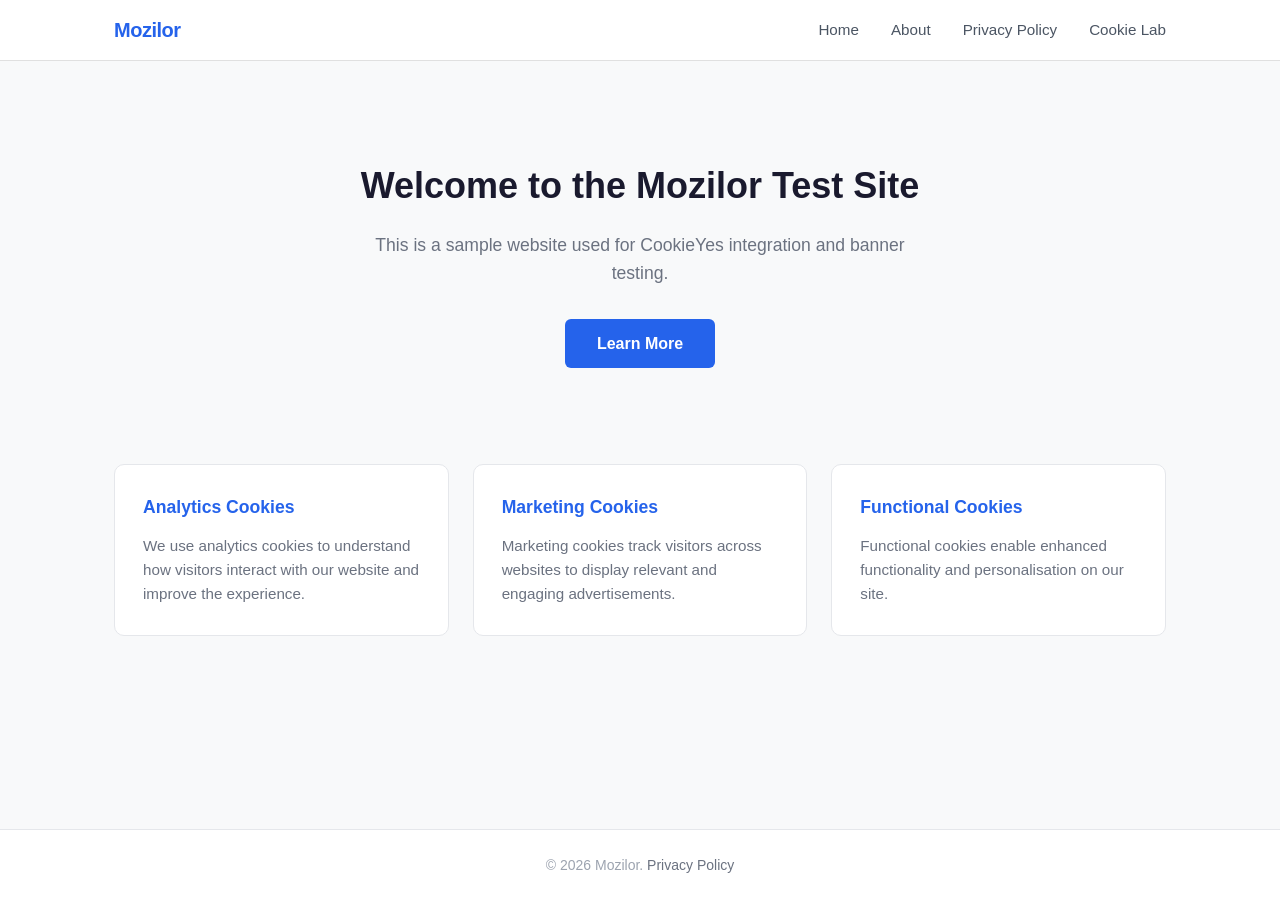
<file: index.html>
<!DOCTYPE html>
<html lang="en">
<head>
  <meta charset="UTF-8" />
  <meta name="viewport" content="width=device-width, initial-scale=1.0" />
  <title>Mozilor Test Site</title>
  <link rel="stylesheet" href="css/style.css" />
</head>
<body>
  <header>
    <nav>
      <span class="logo">Mozilor</span>
      <ul>
        <li><a href="index.html">Home</a></li>
        <li><a href="about.html">About</a></li>
        <li><a href="privacy-policy.html">Privacy Policy</a></li>
        <li><a href="scan-fixture/index.html">Cookie Lab</a></li>
      </ul>
    </nav>
  </header>

  <main>
    <section class="hero">
      <h1>Welcome to the Mozilor Test Site</h1>
      <p>This is a sample website used for CookieYes integration and banner testing.</p>
      <a href="about.html" class="btn">Learn More</a>
    </section>

    <section class="cards">
      <div class="card">
        <h2>Analytics Cookies</h2>
        <p>We use analytics cookies to understand how visitors interact with our website and improve the experience.</p>
      </div>
      <div class="card">
        <h2>Marketing Cookies</h2>
        <p>Marketing cookies track visitors across websites to display relevant and engaging advertisements.</p>
      </div>
      <div class="card">
        <h2>Functional Cookies</h2>
        <p>Functional cookies enable enhanced functionality and personalisation on our site.</p>
      </div>
    </section>
  </main>

  <footer>
    <p>&copy; 2026 Mozilor. <a href="privacy-policy.html">Privacy Policy</a></p>
  </footer>
</body>
</html>
</file>
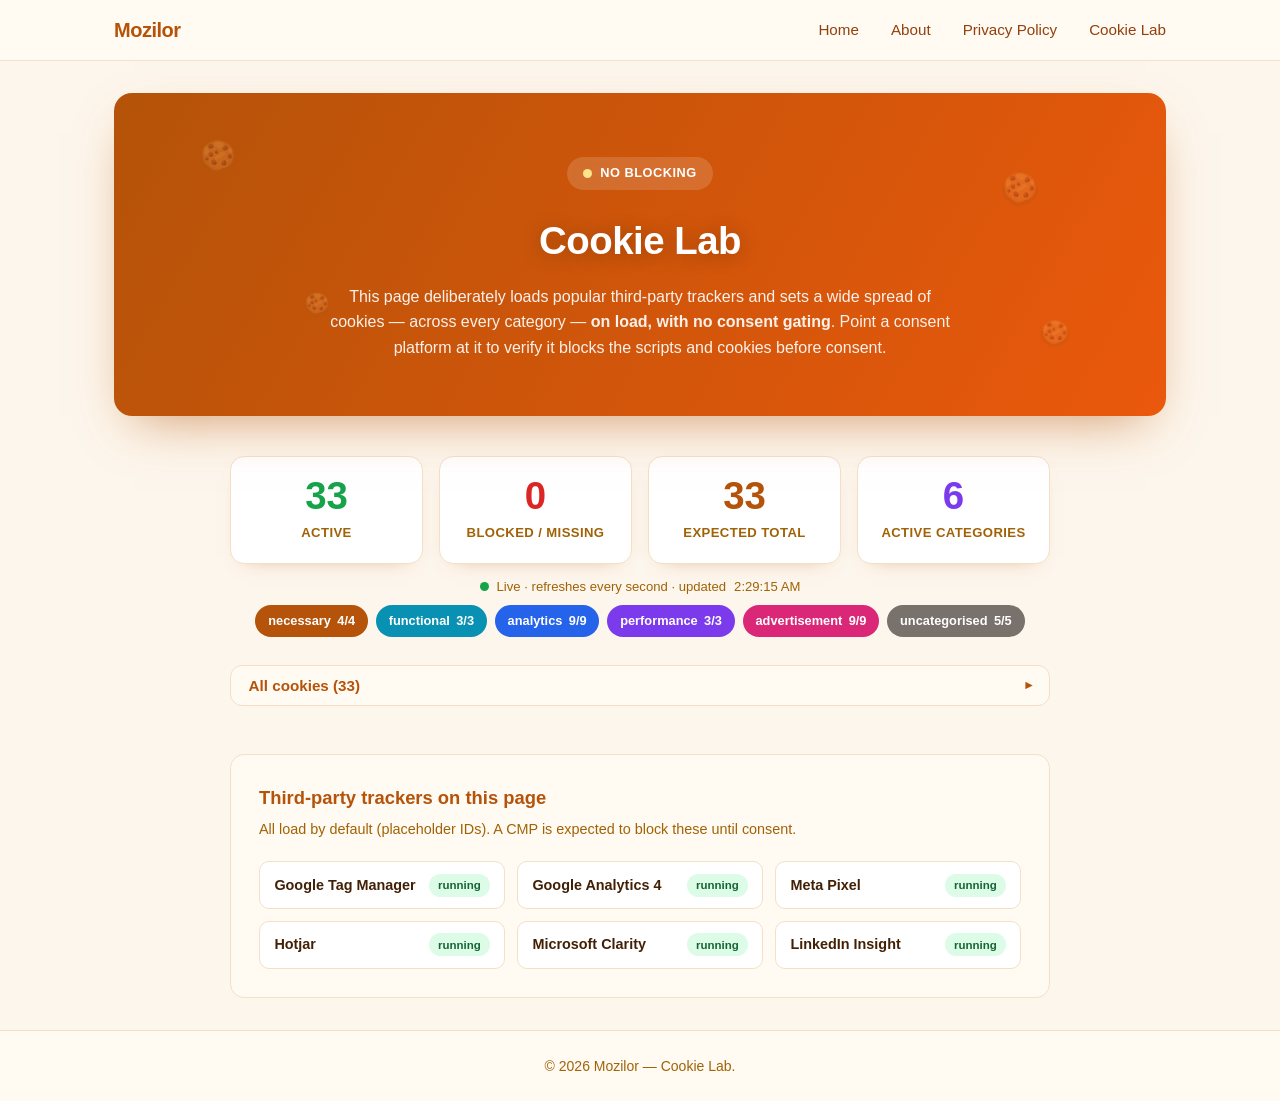
<file: scan-fixture/index.html>
<!DOCTYPE html>
<html lang="en">
<head>
  <meta charset="UTF-8" />
  <meta name="viewport" content="width=device-width, initial-scale=1.0" />
  <title>Cookie Lab — Mozilor</title>
  <link rel="stylesheet" href="../css/style.css" />

  <!-- ============================================================
       COOKIE LAB — deliberately cookie- & script-heavy test page.
       Everything here runs BY DEFAULT with NO consent gating, so a
       CMP (e.g. CookieYes) can be layered on top to verify it blocks
       these scripts/cookies before consent. Do NOT add type="text/plain"
       or data-cookieyes here — that would pre-block and defeat the test.
       ============================================================ -->

  <!-- 1) First-party cookies across every category, set synchronously on load. -->
  <script>
    (function () {
      var exp = new Date(Date.now() + 365 * 864e5).toUTCString();
      // name -> CookieYes category (for the live readout below)
      var jar = {
        // Necessary
        'PHPSESSID': 'necessary',
        'csrftoken': 'necessary',
        'XSRF-TOKEN': 'necessary',
        'wordpress_test_cookie': 'necessary',
        // Functional
        'yt-remote-device-id': 'functional',
        'yt-remote-connected-devices': 'functional',
        'wp-wpml_current_language': 'functional',
        // Analytics
        '_ga': 'analytics',
        '_gid': 'analytics',
        '_ga_QSV2L7QZRD': 'analytics',
        '__utma': 'analytics',
        '__utmb': 'analytics',
        '__utmz': 'analytics',
        '_hjSessionUser_1234567': 'analytics',
        '_clck': 'analytics',
        '_clsk': 'analytics',
        // Performance
        '_gat': 'performance',
        '_gat_gtag_UA_000000_1': 'performance',
        'AMP_TOKEN': 'performance',
        // Advertisement
        '_fbp': 'advertisement',
        'fr': 'advertisement',
        '_gcl_au': 'advertisement',
        'IDE': 'advertisement',
        'test_cookie': 'advertisement',
        'MUID': 'advertisement',
        '_ttp': 'advertisement',
        'personalization_id': 'advertisement',
        '_scid': 'advertisement',
        // Uncategorised (invented names, not in any dictionary)
        'qa_uncat_alpha': 'uncategorised',
        'qa_uncat_beta': 'uncategorised',
        'qa_uncat_gamma': 'uncategorised',
        'qa_custom_widget': 'uncategorised',
        'qa_session_flag': 'uncategorised'
      };
      var i = 0;
      for (var name in jar) {
        document.cookie = name + '=qa_test_' + (i++) + '; expires=' + exp + '; path=/; SameSite=Lax';
      }
      window.__cookieCats = jar; // used by the cosmetic readout at the bottom
    })();
  </script>

  <!-- 2) Real third-party trackers, loaded BY DEFAULT (placeholder IDs).
       These are recognisable script URLs that a CMP is expected to auto-block.
       With dummy IDs they no-op functionally but still fire the network
       requests and set their own cookies, which is what we want to test. -->

  <!-- Google Tag Manager -->
  <script>
    (function (w, d, s, l, i) {
      w[l] = w[l] || []; w[l].push({ 'gtm.start': 0, event: 'gtm.js' });
      var f = d.getElementsByTagName(s)[0], j = d.createElement(s);
      j.async = true; j.src = 'https://www.googletagmanager.com/gtm.js?id=' + i;
      f.parentNode.insertBefore(j, f);
    })(window, document, 'script', 'dataLayer', 'GTM-TEST000');
  </script>

  <!-- Google Analytics 4 (gtag.js) -->
  <script async src="https://www.googletagmanager.com/gtag/js?id=G-TEST0000000"></script>
  <script>
    window.dataLayer = window.dataLayer || [];
    function gtag() { dataLayer.push(arguments); }
    gtag('js', new Date());
    gtag('config', 'G-TEST0000000');
  </script>

  <!-- Meta (Facebook) Pixel -->
  <script>
    !function (f, b, e, v, n, t, s) {
      if (f.fbq) return; n = f.fbq = function () {
        n.callMethod ? n.callMethod.apply(n, arguments) : n.queue.push(arguments);
      };
      if (!f._fbq) f._fbq = n; n.push = n; n.loaded = !0; n.version = '2.0';
      n.queue = []; t = b.createElement(e); t.async = !0;
      t.src = v; s = b.getElementsByTagName(e)[0]; s.parentNode.insertBefore(t, s);
    }(window, document, 'script', 'https://connect.facebook.net/en_US/fbevents.js');
    fbq('init', '000000000000000');
    fbq('track', 'PageView');
  </script>

  <!-- Hotjar -->
  <script>
    (function (h, o, t, j, a, r) {
      h.hj = h.hj || function () { (h.hj.q = h.hj.q || []).push(arguments); };
      h._hjSettings = { hjid: 1234567, hjsv: 6 };
      a = o.getElementsByTagName('head')[0];
      r = o.createElement('script'); r.async = 1;
      r.src = t + h._hjSettings.hjid + j + h._hjSettings.hjsv;
      a.appendChild(r);
    })(window, document, 'https://static.hotjar.com/c/hotjar-', '.js?sv=');
  </script>

  <!-- Microsoft Clarity -->
  <script>
    (function (c, l, a, r, i, t, y) {
      c[a] = c[a] || function () { (c[a].q = c[a].q || []).push(arguments); };
      t = l.createElement(r); t.async = 1;
      t.src = 'https://www.clarity.ms/tag/' + i;
      y = l.getElementsByTagName(r)[0]; y.parentNode.insertBefore(t, y);
    })(window, document, 'clarity', 'script', 'test00000');
  </script>

  <!-- LinkedIn Insight Tag -->
  <script>
    _linkedin_partner_id = '0000000';
    window._linkedin_data_partner_ids = window._linkedin_data_partner_ids || [];
    window._linkedin_data_partner_ids.push(_linkedin_partner_id);
  </script>
  <script async src="https://snap.licdn.com/li.lms-analytics/insight.min.js"></script>

  <!-- Flashy, page-scoped styling. Purely cosmetic. Warm amber / caramel theme. -->
  <style>
    body { background: #fdf6ec; color: #422006; }
    header { background: #fffaf2; border-bottom-color: #f3e0c7; }
    .logo { color: #b45309; }
    nav a { color: #92400e; }
    nav a:hover { color: #b45309; }
    footer { background: #fffaf2; border-top-color: #f3e0c7; color: #a16207; }
    footer a { color: #92400e; }
    footer a:hover { color: #b45309; }

    .fixture-hero {
      position: relative;
      overflow: hidden;
      border-radius: 18px;
      padding: 4rem 1.5rem 3.5rem;
      text-align: center;
      color: #fff;
      background: linear-gradient(120deg, #b45309, #ea580c, #f59e0b, #d97706);
      background-size: 300% 300%;
      animation: gradientShift 12s ease infinite;
      box-shadow: 0 20px 50px -20px rgba(180, 83, 9, 0.6);
    }
    @keyframes gradientShift {
      0%   { background-position: 0% 50%; }
      50%  { background-position: 100% 50%; }
      100% { background-position: 0% 50%; }
    }
    .fixture-hero h1 {
      color: #fff;
      font-size: 2.4rem;
      letter-spacing: -0.5px;
      margin-bottom: 0.75rem;
      text-shadow: 0 2px 20px rgba(0, 0, 0, 0.25);
    }
    .fixture-hero p {
      color: rgba(255, 255, 255, 0.92);
      max-width: 620px;
      margin: 0 auto;
    }
    .badge {
      display: inline-flex;
      align-items: center;
      gap: 0.5rem;
      margin-bottom: 1.25rem;
      padding: 0.4rem 1rem;
      border-radius: 999px;
      background: rgba(255, 255, 255, 0.15);
      backdrop-filter: blur(6px);
      font-size: 0.8rem;
      font-weight: 600;
      letter-spacing: 0.5px;
      text-transform: uppercase;
    }
    .dot {
      width: 9px;
      height: 9px;
      border-radius: 50%;
      background: #fde68a;
      box-shadow: 0 0 0 0 rgba(253, 230, 138, 0.7);
      animation: pulse 1.8s infinite;
    }
    @keyframes pulse {
      0%   { box-shadow: 0 0 0 0 rgba(253, 230, 138, 0.7); }
      70%  { box-shadow: 0 0 0 12px rgba(253, 230, 138, 0); }
      100% { box-shadow: 0 0 0 0 rgba(253, 230, 138, 0); }
    }
    .float {
      position: absolute;
      font-size: 2rem;
      opacity: 0.25;
      animation: floaty 9s ease-in-out infinite;
      user-select: none;
    }
    .float:nth-child(1) { top: 12%; left: 8%;  animation-delay: 0s;   }
    .float:nth-child(2) { top: 60%; left: 18%; animation-delay: 1.5s; font-size: 1.4rem; }
    .float:nth-child(3) { top: 22%; right: 12%; animation-delay: 0.8s; }
    .float:nth-child(4) { top: 68%; right: 9%;  animation-delay: 2.2s; font-size: 1.6rem; }
    @keyframes floaty {
      0%, 100% { transform: translateY(0) rotate(0deg); }
      50%      { transform: translateY(-18px) rotate(8deg); }
    }

    /* Live status dashboard */
    .stats {
      display: grid;
      grid-template-columns: repeat(auto-fit, minmax(150px, 1fr));
      gap: 1rem;
      max-width: 820px;
      margin: 2.5rem auto 0.75rem;
    }
    .stat {
      background: #fff;
      border: 1px solid #f3e0c7;
      border-radius: 14px;
      padding: 1.25rem 1rem;
      text-align: center;
      box-shadow: 0 8px 20px -16px rgba(180, 83, 9, 0.6);
    }
    .stat .num {
      font-size: 2.4rem;
      font-weight: 800;
      line-height: 1;
      transition: color 0.3s;
    }
    .stat.active .num   { color: #16a34a; }
    .stat.blocked .num  { color: #dc2626; }
    .stat.total .num    { color: #b45309; }
    .stat.cats .num     { color: #7c3aed; }
    .stat .label {
      margin-top: 0.4rem;
      color: #a16207;
      font-size: 0.82rem;
      font-weight: 600;
      text-transform: uppercase;
      letter-spacing: 0.4px;
    }
    .live-meta {
      display: flex;
      align-items: center;
      justify-content: center;
      gap: 0.5rem;
      color: #a16207;
      font-size: 0.82rem;
      margin-bottom: 0.5rem;
    }
    .live-meta .dot {
      background: #16a34a;
      box-shadow: 0 0 0 0 rgba(22, 163, 74, 0.7);
      animation: pulse 1.8s infinite;
    }
    .cat-breakdown {
      display: flex;
      flex-wrap: wrap;
      gap: 0.5rem;
      justify-content: center;
      max-width: 820px;
      margin: 0.5rem auto 0;
    }
    .cat-stat {
      display: inline-flex;
      align-items: center;
      gap: 0.4rem;
      padding: 0.35rem 0.8rem;
      border-radius: 999px;
      font-size: 0.8rem;
      font-weight: 600;
      color: #fff;
    }
    .cat-stat.necessary     { background: #b45309; }
    .cat-stat.functional    { background: #0891b2; }
    .cat-stat.analytics     { background: #2563eb; }
    .cat-stat.performance   { background: #7c3aed; }
    .cat-stat.advertisement { background: #db2777; }
    .cat-stat.uncategorised { background: #78716c; }
    .cat-stat .frac { font-weight: 800; }
    .cat-stat.empty { opacity: 0.45; }

    .cookie-list { max-width: 820px; margin: 1.75rem auto 0; }
    .cookie-list-toggle {
      display: flex;
      align-items: center;
      justify-content: space-between;
      width: 100%;
      padding: 0.7rem 1.1rem;
      background: #fffaf2;
      border: 1px solid #f3e0c7;
      border-radius: 12px;
      color: #b45309;
      font-size: 0.95rem;
      font-weight: 700;
      cursor: pointer;
      transition: background 0.2s;
    }
    .cookie-list-toggle:hover { background: #fdf0db; }
    .cookie-list-toggle .chev { transition: transform 0.25s; font-size: 0.8rem; }
    .cookie-list.collapsed .cookie-list-toggle .chev { transform: rotate(-90deg); }
    .cookie-list.collapsed .chips {
      max-height: 0;
      opacity: 0;
      margin-top: 0;
      pointer-events: none;
      overflow: hidden;
    }
    .chips {
      display: flex;
      flex-wrap: wrap;
      gap: 0.6rem;
      justify-content: center;
      margin: 1rem auto 0;
      max-width: 820px;
      max-height: 1200px;
      opacity: 1;
      overflow: hidden;
      transition: max-height 0.3s ease, opacity 0.25s ease, margin 0.3s ease;
    }
    .chip {
      display: inline-flex;
      align-items: center;
      gap: 0.45rem;
      padding: 0.45rem 0.9rem;
      border-radius: 999px;
      font-size: 0.85rem;
      font-weight: 600;
      color: #fff;
      opacity: 0;
      transform: translateY(8px);
      animation: chipIn 0.45s ease forwards;
      box-shadow: 0 6px 16px -8px rgba(0, 0, 0, 0.4);
    }
    @keyframes chipIn { to { opacity: 1; transform: translateY(0); } }
    .chip .cat { font-weight: 400; opacity: 0.85; font-size: 0.72rem; }
    .chip.necessary     { background: #b45309; }
    .chip.functional    { background: #0891b2; }
    .chip.analytics     { background: #2563eb; }
    .chip.performance   { background: #7c3aed; }
    .chip.advertisement { background: #db2777; }
    .chip.uncategorised { background: #78716c; }

    /* Third-party trackers list */
    .trackers {
      max-width: 820px;
      margin: 3rem auto 0;
      padding: 1.75rem;
      background: #fffaf2;
      border: 1px solid #f3e0c7;
      border-radius: 14px;
    }
    .trackers h2 { font-size: 1.15rem; color: #b45309; margin-bottom: 0.35rem; }
    .trackers > p { color: #a16207; font-size: 0.9rem; margin-bottom: 1.25rem; }
    .tracker-grid {
      display: grid;
      grid-template-columns: repeat(auto-fit, minmax(220px, 1fr));
      gap: 0.75rem;
    }
    .tracker {
      display: flex;
      align-items: center;
      gap: 0.6rem;
      padding: 0.7rem 0.9rem;
      background: #fff;
      border: 1px solid #f3e0c7;
      border-radius: 10px;
      font-size: 0.9rem;
      font-weight: 600;
      color: #422006;
    }
    .tracker .run {
      margin-left: auto;
      font-size: 0.72rem;
      font-weight: 700;
      color: #166534;
      background: #dcfce7;
      padding: 0.15rem 0.55rem;
      border-radius: 999px;
    }
    .tracker small { display: block; font-weight: 400; color: #a16207; }

    /* Responsive (page-scoped) */
    @media (max-width: 768px) {
      .fixture-hero { padding: 3rem 1rem 2.75rem; }
      .fixture-hero h1 { font-size: 2rem; }
    }
    @media (max-width: 560px) {
      .stats { grid-template-columns: repeat(2, 1fr); gap: 0.75rem; }
      .stat { padding: 1rem 0.75rem; }
      .stat .num { font-size: 1.9rem; }
      .fixture-hero { padding: 2.5rem 1rem 2.25rem; }
      .fixture-hero h1 { font-size: 1.7rem; }
      .live-meta { font-size: 0.75rem; }
      .trackers, .stats, .cat-breakdown, .cookie-list { padding-left: 0; padding-right: 0; }
      .trackers { padding: 1.25rem; }
    }
  </style>
</head>
<body>
  <header>
    <nav>
      <span class="logo">Mozilor</span>
      <ul>
        <li><a href="../index.html">Home</a></li>
        <li><a href="../about.html">About</a></li>
        <li><a href="../privacy-policy.html">Privacy Policy</a></li>
        <li><a href="index.html">Cookie Lab</a></li>
      </ul>
    </nav>
  </header>

  <main>
    <section class="fixture-hero">
      <span class="float">🍪</span>
      <span class="float">🍪</span>
      <span class="float">🍪</span>
      <span class="float">🍪</span>
      <span class="badge"><span class="dot"></span> No blocking</span>
      <h1>Cookie Lab</h1>
      <p>
        This page deliberately loads popular third-party trackers and sets a wide
        spread of cookies — across every category — <strong>on load, with no consent
        gating</strong>. Point a consent platform at it to verify it blocks the
        scripts and cookies before consent.
      </p>
    </section>

    <div class="stats">
      <div class="stat active">
        <div class="num" id="stat-active">0</div>
        <div class="label">Active</div>
      </div>
      <div class="stat blocked">
        <div class="num" id="stat-blocked">0</div>
        <div class="label">Blocked / missing</div>
      </div>
      <div class="stat total">
        <div class="num" id="stat-total">0</div>
        <div class="label">Expected total</div>
      </div>
      <div class="stat cats">
        <div class="num" id="stat-cats">0</div>
        <div class="label">Active categories</div>
      </div>
    </div>

    <div class="live-meta"><span class="dot"></span> Live · refreshes every second · updated <span id="updated">—</span></div>

    <div class="cat-breakdown" id="cat-breakdown"></div>

    <div class="cookie-list collapsed" id="cookie-list">
      <button class="cookie-list-toggle" id="chips-toggle" aria-expanded="false" aria-controls="cookie-chips">
        <span>All cookies (<span id="chips-count">0</span>)</span>
        <span class="chev">▾</span>
      </button>
      <div class="chips" id="cookie-chips"></div>
    </div>

    <section class="trackers">
      <h2>Third-party trackers on this page</h2>
      <p>All load by default (placeholder IDs). A CMP is expected to block these until consent.</p>
      <div class="tracker-grid">
        <div class="tracker">Google Tag Manager <span class="run">running</span></div>
        <div class="tracker">Google Analytics 4 <span class="run">running</span></div>
        <div class="tracker">Meta Pixel <span class="run">running</span></div>
        <div class="tracker">Hotjar <span class="run">running</span></div>
        <div class="tracker">Microsoft Clarity <span class="run">running</span></div>
        <div class="tracker">LinkedIn Insight <span class="run">running</span></div>
      </div>
    </section>
  </main>

  <footer>
    <p>&copy; 2026 Mozilor — Cookie Lab.</p>
  </footer>

  <!-- Live observer: polls document.cookie every second and reports status.
       READS only — it never sets, changes, or removes a cookie. As a CMP blocks
       or clears cookies, Active drops and Blocked rises here in real time. -->
  <script>
    (function () {
      var catalog = window.__cookieCats || {};
      var expectedNames = Object.keys(catalog);
      var ORDER = ['necessary', 'functional', 'analytics', 'performance', 'advertisement', 'uncategorised'];

      var els = {
        active: document.getElementById('stat-active'),
        blocked: document.getElementById('stat-blocked'),
        total: document.getElementById('stat-total'),
        cats: document.getElementById('stat-cats'),
        updated: document.getElementById('updated'),
        breakdown: document.getElementById('cat-breakdown'),
        chips: document.getElementById('cookie-chips'),
        chipsCount: document.getElementById('chips-count')
      };
      els.total.textContent = expectedNames.length;

      var prevSig = null; // only re-render chips when the cookie set changes

      function readPresent() {
        return document.cookie
          .split(';')
          .map(function (c) { return c.trim().split('=')[0]; })
          .filter(Boolean);
      }

      function refresh() {
        var present = readPresent();
        var presentSet = {};
        present.forEach(function (n) { presentSet[n] = true; });

        var activeExpected = expectedNames.filter(function (n) { return presentSet[n]; });
        var blocked = expectedNames.length - activeExpected.length;

        var expByCat = {}, actByCat = {};
        ORDER.forEach(function (c) { expByCat[c] = 0; actByCat[c] = 0; });
        expectedNames.forEach(function (n) {
          var c = catalog[n] || 'uncategorised';
          expByCat[c]++;
          if (presentSet[n]) actByCat[c]++;
        });
        var activeCats = ORDER.filter(function (c) { return actByCat[c] > 0; }).length;

        els.active.textContent = activeExpected.length;
        els.blocked.textContent = blocked;
        els.cats.textContent = activeCats;
        els.updated.textContent = new Date().toLocaleTimeString();

        els.breakdown.innerHTML = '';
        ORDER.forEach(function (c) {
          if (!expByCat[c]) return;
          var b = document.createElement('span');
          b.className = 'cat-stat ' + c + (actByCat[c] === 0 ? ' empty' : '');
          b.innerHTML = c + ' <span class="frac">' + actByCat[c] + '/' + expByCat[c] + '</span>';
          els.breakdown.appendChild(b);
        });

        els.chipsCount.textContent = present.length;

        // Re-render chips only when the present set actually changes (avoids flicker).
        var sig = present.slice().sort().join('|');
        if (sig !== prevSig) {
          prevSig = sig;
          els.chips.innerHTML = '';
          present.forEach(function (name, i) {
            var cat = catalog[name] || 'uncategorised';
            var chip = document.createElement('span');
            chip.className = 'chip ' + cat;
            chip.style.animationDelay = (i * 0.03) + 's';
            chip.innerHTML = name + ' <span class="cat">' + cat + '</span>';
            els.chips.appendChild(chip);
          });
        }
      }

      refresh();
      setInterval(refresh, 1000);
    })();
  </script>

  <!-- Collapse / expand the cookie chip list. -->
  <script>
    (function () {
      var list = document.getElementById('cookie-list');
      var btn = document.getElementById('chips-toggle');
      btn.addEventListener('click', function () {
        var collapsed = list.classList.toggle('collapsed');
        btn.setAttribute('aria-expanded', String(!collapsed));
      });
    })();
  </script>
</body>
</html>
</file>
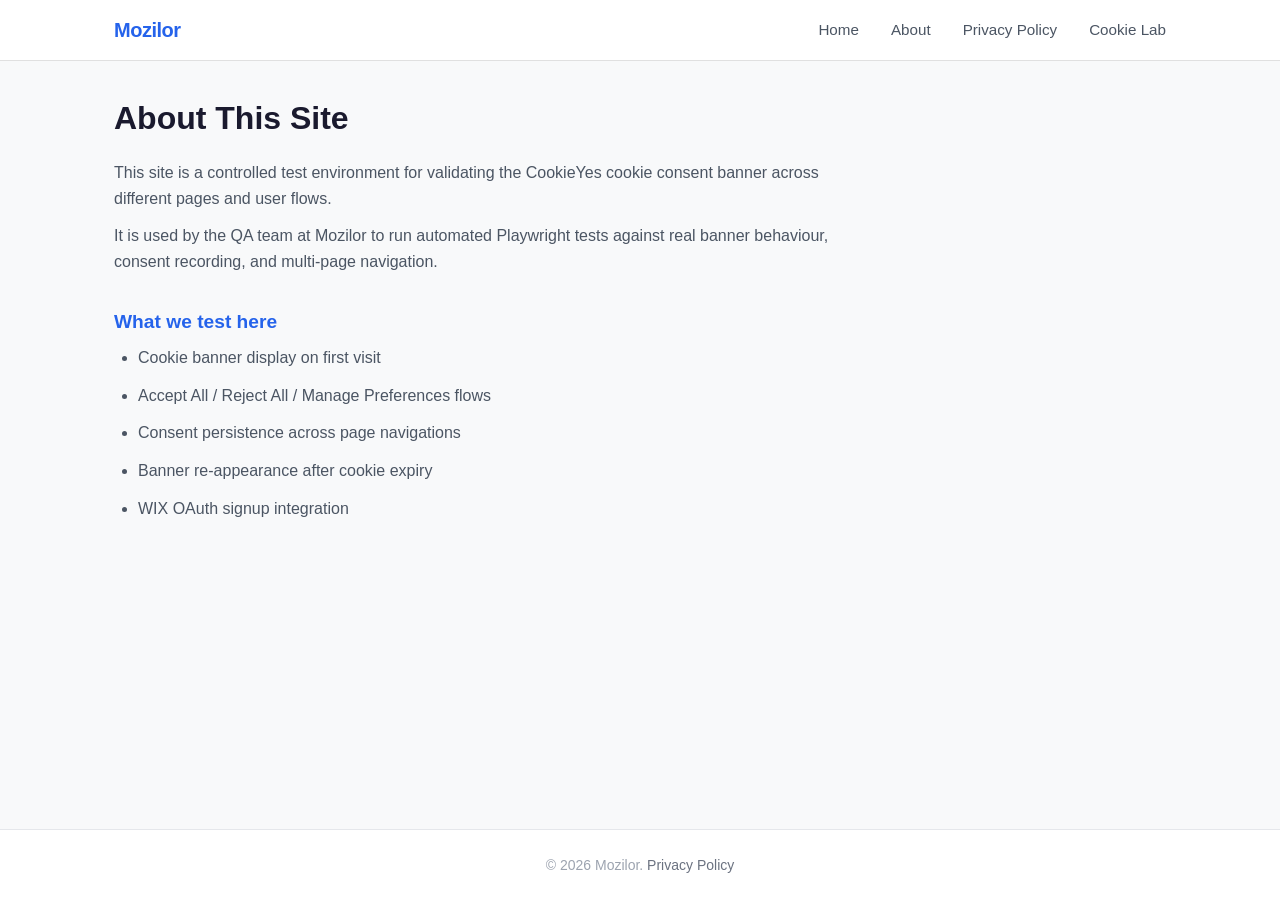
<file: about.html>
<!DOCTYPE html>
<html lang="en">
<head>
  <meta charset="UTF-8" />
  <meta name="viewport" content="width=device-width, initial-scale=1.0" />
  <title>About — Mozilor Test Site</title>
  <link rel="stylesheet" href="css/style.css" />
</head>
<body>
  <header>
    <nav>
      <span class="logo">Mozilor</span>
      <ul>
        <li><a href="index.html">Home</a></li>
        <li><a href="about.html">About</a></li>
        <li><a href="privacy-policy.html">Privacy Policy</a></li>
        <li><a href="scan-fixture/index.html">Cookie Lab</a></li>
      </ul>
    </nav>
  </header>

  <main>
    <section class="page-content">
      <h1>About This Site</h1>
      <p>This site is a controlled test environment for validating the CookieYes cookie consent banner across different pages and user flows.</p>
      <p>It is used by the QA team at Mozilor to run automated Playwright tests against real banner behaviour, consent recording, and multi-page navigation.</p>

      <h2>What we test here</h2>
      <ul>
        <li>Cookie banner display on first visit</li>
        <li>Accept All / Reject All / Manage Preferences flows</li>
        <li>Consent persistence across page navigations</li>
        <li>Banner re-appearance after cookie expiry</li>
        <li>WIX OAuth signup integration</li>
      </ul>
    </section>
  </main>

  <footer>
    <p>&copy; 2026 Mozilor. <a href="privacy-policy.html">Privacy Policy</a></p>
  </footer>
</body>
</html>
</file>
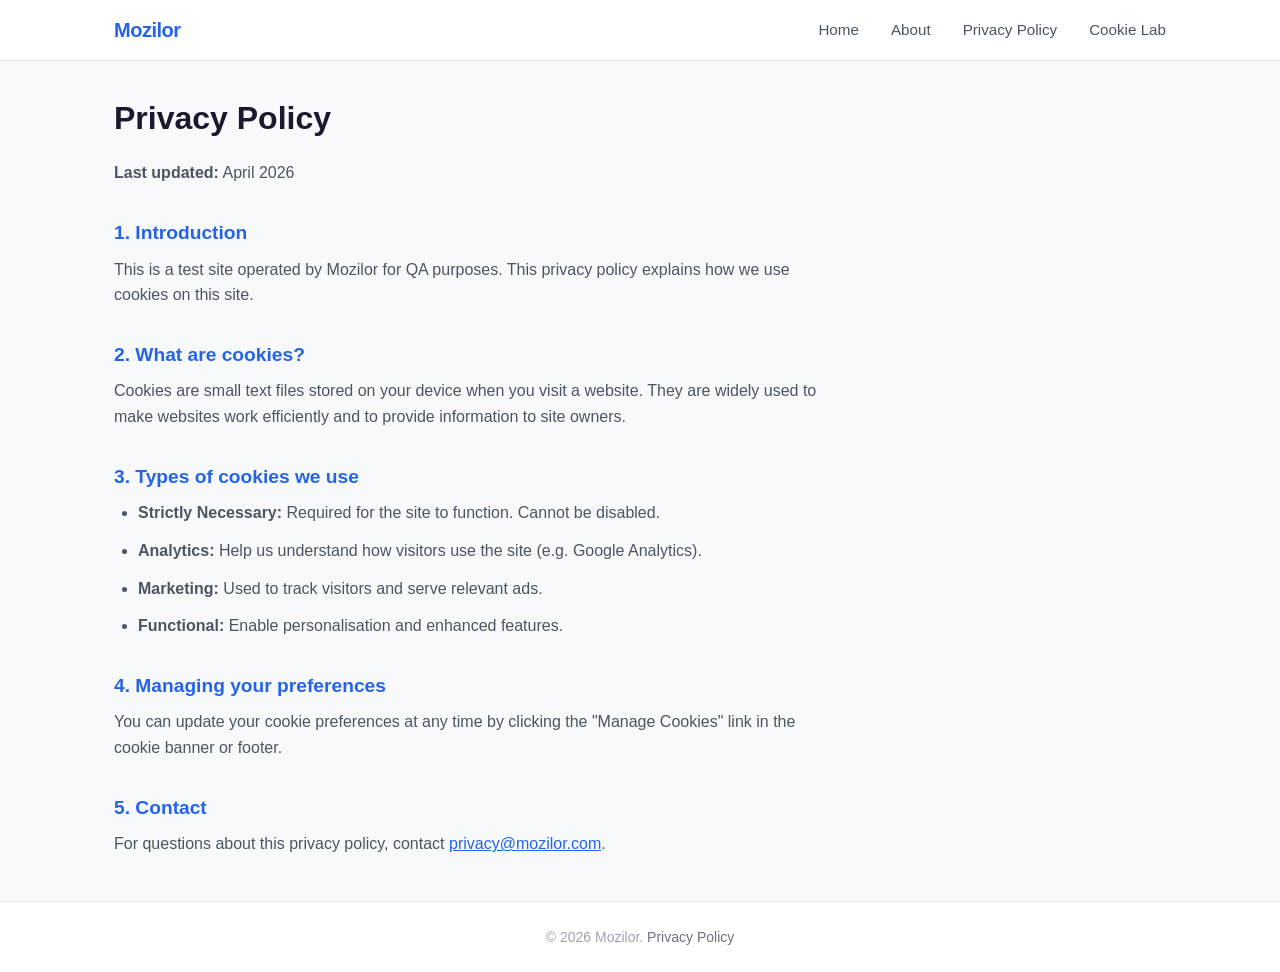
<file: privacy-policy.html>
<!DOCTYPE html>
<html lang="en">
<head>
  <meta charset="UTF-8" />
  <meta name="viewport" content="width=device-width, initial-scale=1.0" />
  <title>Privacy Policy — Mozilor Test Site</title>
  <link rel="stylesheet" href="css/style.css" />
</head>
<body>
  <header>
    <nav>
      <span class="logo">Mozilor</span>
      <ul>
        <li><a href="index.html">Home</a></li>
        <li><a href="about.html">About</a></li>
        <li><a href="privacy-policy.html">Privacy Policy</a></li>
        <li><a href="scan-fixture/index.html">Cookie Lab</a></li>
      </ul>
    </nav>
  </header>

  <main>
    <section class="page-content">
      <h1>Privacy Policy</h1>
      <p><strong>Last updated:</strong> April 2026</p>

      <h2>1. Introduction</h2>
      <p>This is a test site operated by Mozilor for QA purposes. This privacy policy explains how we use cookies on this site.</p>

      <h2>2. What are cookies?</h2>
      <p>Cookies are small text files stored on your device when you visit a website. They are widely used to make websites work efficiently and to provide information to site owners.</p>

      <h2>3. Types of cookies we use</h2>
      <ul>
        <li><strong>Strictly Necessary:</strong> Required for the site to function. Cannot be disabled.</li>
        <li><strong>Analytics:</strong> Help us understand how visitors use the site (e.g. Google Analytics).</li>
        <li><strong>Marketing:</strong> Used to track visitors and serve relevant ads.</li>
        <li><strong>Functional:</strong> Enable personalisation and enhanced features.</li>
      </ul>

      <h2>4. Managing your preferences</h2>
      <p>You can update your cookie preferences at any time by clicking the "Manage Cookies" link in the cookie banner or footer.</p>

      <h2>5. Contact</h2>
      <p>For questions about this privacy policy, contact <a href="mailto:privacy@mozilor.com">privacy@mozilor.com</a>.</p>
    </section>
  </main>

  <footer>
    <p>&copy; 2026 Mozilor. <a href="privacy-policy.html">Privacy Policy</a></p>
  </footer>
</body>
</html>
</file>
<file: css/style.css>
*, *::before, *::after {
  box-sizing: border-box;
  margin: 0;
  padding: 0;
}

body {
  font-family: -apple-system, BlinkMacSystemFont, "Segoe UI", Roboto, sans-serif;
  color: #1a1a2e;
  background: #f8f9fa;
  line-height: 1.6;
  display: flex;
  flex-direction: column;
  min-height: 100vh;
}

/* ── Header / Nav ── */
header {
  background: #ffffff;
  border-bottom: 1px solid #e0e0e0;
  position: sticky;
  top: 0;
  z-index: 100;
}

nav {
  max-width: 1100px;
  margin: 0 auto;
  padding: 0 1.5rem;
  height: 60px;
  display: flex;
  align-items: center;
  justify-content: space-between;
}

.logo {
  font-size: 1.25rem;
  font-weight: 700;
  color: #2563eb;
  letter-spacing: -0.5px;
}

nav ul {
  list-style: none;
  display: flex;
  gap: 2rem;
}

nav a {
  text-decoration: none;
  color: #4b5563;
  font-size: 0.95rem;
  transition: color 0.2s;
}

nav a:hover {
  color: #2563eb;
}

/* ── Main ── */
main {
  flex: 1;
  max-width: 1100px;
  margin: 0 auto;
  padding: 2rem 1.5rem;
  width: 100%;
}

/* ── Hero ── */
.hero {
  text-align: center;
  padding: 4rem 1rem;
}

.hero h1 {
  font-size: 2.25rem;
  font-weight: 800;
  color: #1a1a2e;
  margin-bottom: 1rem;
}

.hero p {
  font-size: 1.1rem;
  color: #6b7280;
  max-width: 560px;
  margin: 0 auto 2rem;
}

.btn {
  display: inline-block;
  background: #2563eb;
  color: #fff;
  padding: 0.75rem 2rem;
  border-radius: 6px;
  text-decoration: none;
  font-weight: 600;
  transition: background 0.2s;
}

.btn:hover {
  background: #1d4ed8;
}

/* ── Cards ── */
.cards {
  display: grid;
  grid-template-columns: repeat(auto-fit, minmax(280px, 1fr));
  gap: 1.5rem;
  padding-top: 2rem;
}

.card {
  background: #ffffff;
  border: 1px solid #e5e7eb;
  border-radius: 10px;
  padding: 1.75rem;
}

.card h2 {
  font-size: 1.1rem;
  font-weight: 700;
  margin-bottom: 0.75rem;
  color: #2563eb;
}

.card p {
  color: #6b7280;
  font-size: 0.95rem;
}

/* ── Page content (about / privacy) ── */
.page-content {
  max-width: 720px;
}

.page-content h1 {
  font-size: 2rem;
  font-weight: 800;
  margin-bottom: 1rem;
}

.page-content h2 {
  font-size: 1.2rem;
  font-weight: 700;
  margin: 2rem 0 0.5rem;
  color: #2563eb;
}

.page-content p,
.page-content li {
  color: #4b5563;
  margin-bottom: 0.75rem;
}

.page-content ul {
  padding-left: 1.5rem;
}

.page-content a {
  color: #2563eb;
}

/* ── Footer ── */
footer {
  text-align: center;
  padding: 1.5rem;
  font-size: 0.875rem;
  color: #9ca3af;
  border-top: 1px solid #e5e7eb;
  background: #ffffff;
}

footer a {
  color: #6b7280;
  text-decoration: none;
}

footer a:hover {
  color: #2563eb;
}

/* ── Responsive ── */

/* Tablet */
@media (max-width: 768px) {
  nav { padding: 0 1rem; gap: 1rem; }
  nav ul { gap: 1.25rem; }
  .hero { padding: 3rem 1rem; }
  .hero h1 { font-size: 2rem; }
  main { padding: 1.75rem 1rem; }
}

/* Mobile */
@media (max-width: 560px) {
  nav {
    flex-direction: column;
    height: auto;
    padding: 0.75rem 1rem;
    gap: 0.6rem;
  }
  nav ul {
    flex-wrap: wrap;
    justify-content: center;
    gap: 0.5rem 1.1rem;
  }
  .hero { padding: 2.5rem 0.5rem; }
  .hero h1 { font-size: 1.65rem; }
  .hero p { font-size: 1rem; }
  .btn { padding: 0.7rem 1.5rem; }
  .cards { gap: 1rem; }
  .card { padding: 1.35rem; }
  .page-content h1 { font-size: 1.6rem; }
}
</file>
